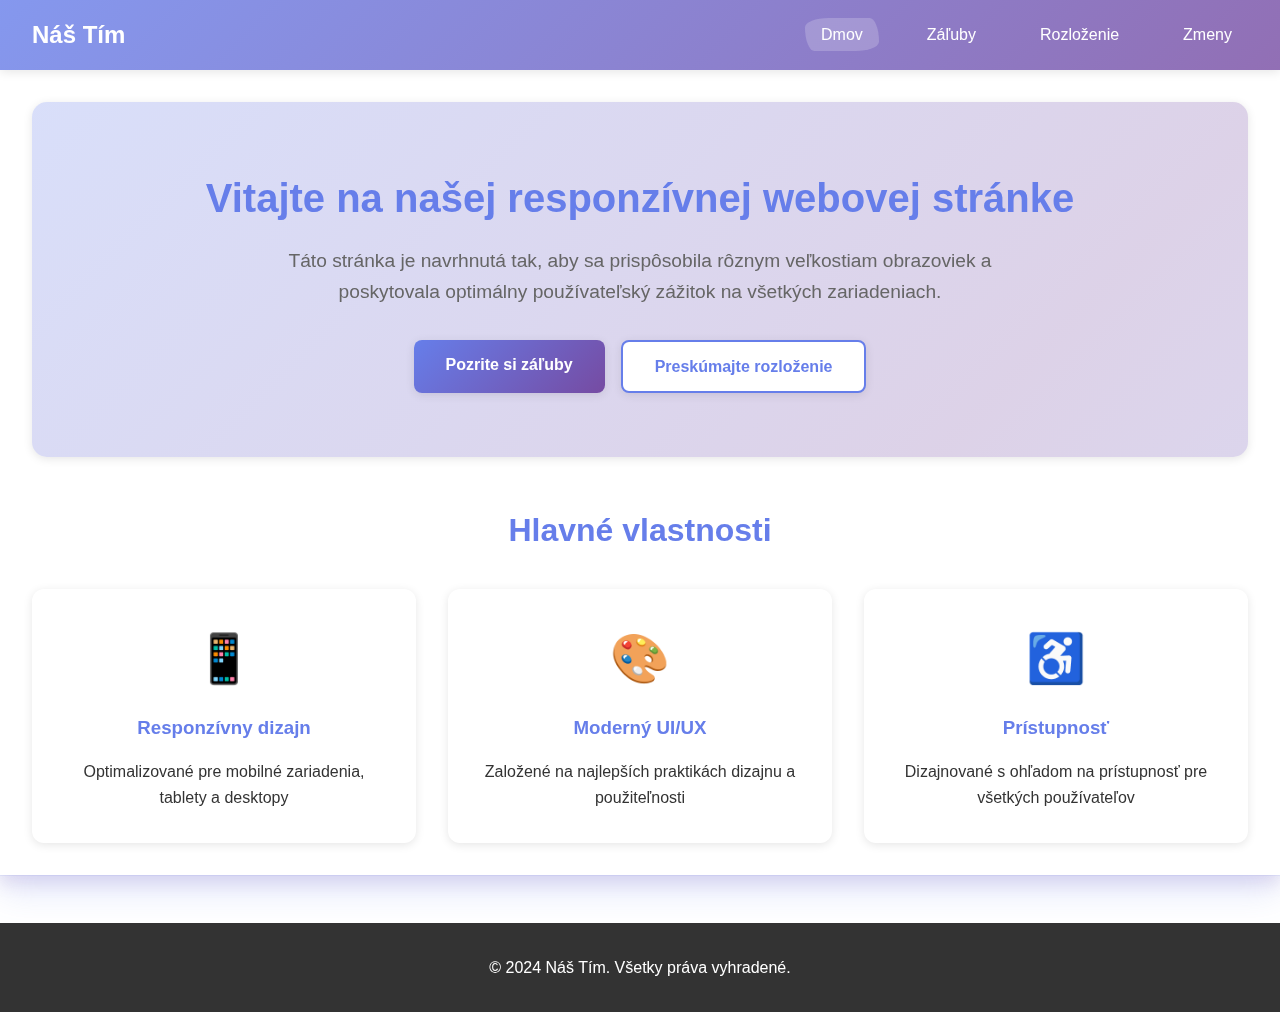
<file: project_wt/index.html>
<!DOCTYPE html>
<html lang="sk">
<head>
    <meta charset="UTF-8">
    <meta name="viewport" content="width=device-width, initial-scale=1.0">
    <title>Responzívna Webová Stránka - Domov</title>
    <link rel="stylesheet" href="styles/main.css">
    <script src="scripts/responsive-loader.js" defer></script>
</head>
<body>
    <header class="main-header">
        <nav class="navbar">
            <div class="nav-brand">
                <h1>Náš Tím</h1>
            </div>
            <ul class="nav-menu">
                <li><a href="index.html" class="nav-link active">Dmov</a></li>
                <li><a href="hobbies.html" class="nav-link">Záľuby</a></li>
                <li><a href="layout.html" class="nav-link">Rozloženie</a></li>
                <li><a href="changes.html" class="nav-link">Zmeny</a></li>
            </ul>
            <button class="nav-toggle" aria-label="Toggle navigation">
                <span></span>
                <span></span>
                <span></span>
            </button>
        </nav>
    </header>

    <main class="main-content">
        <section class="hero-section">
            <div class="hero-content">
                <h2>Vitajte na našej responzívnej webovej stránke</h2>
                <p>Táto stránka je navrhnutá tak, aby sa prispôsobila rôznym veľkostiam obrazoviek a poskytovala optimálny používateľský zážitok na všetkých zariadeniach.</p>
                <div class="hero-buttons">
                    <a href="hobbies.html" class="btn btn-primary">Pozrite si záľuby</a>
                    <a href="layout.html" class="btn btn-secondary">Preskúmajte rozloženie</a>
                </div>
            </div>
        </section>

        <section class="features-section">
            <h2>Hlavné vlastnosti</h2>
            <div class="features-grid">
                <div class="feature-card">
                    <div class="feature-icon">📱</div>
                    <h3>Responzívny dizajn</h3>
                    <p>Optimalizované pre mobilné zariadenia, tablety a desktopy</p>
                </div>
                <div class="feature-card">
                    <div class="feature-icon">🎨</div>
                    <h3>Moderný UI/UX</h3>
                    <p>Založené na najlepších praktikách dizajnu a použiteľnosti</p>
                </div>
                <div class="feature-card">
                    <div class="feature-icon">♿</div>
                    <h3>Prístupnosť</h3>
                    <p>Dizajnované s ohľadom na prístupnosť pre všetkých používateľov</p>
                </div>
            </div>
        </section>
    </main>

    <footer class="main-footer">
        <p>&copy; 2024 Náš Tím. Všetky práva vyhradené.</p>
    </footer>

    <script src="scripts/navigation.js"></script>
</body>
</html>
</file>
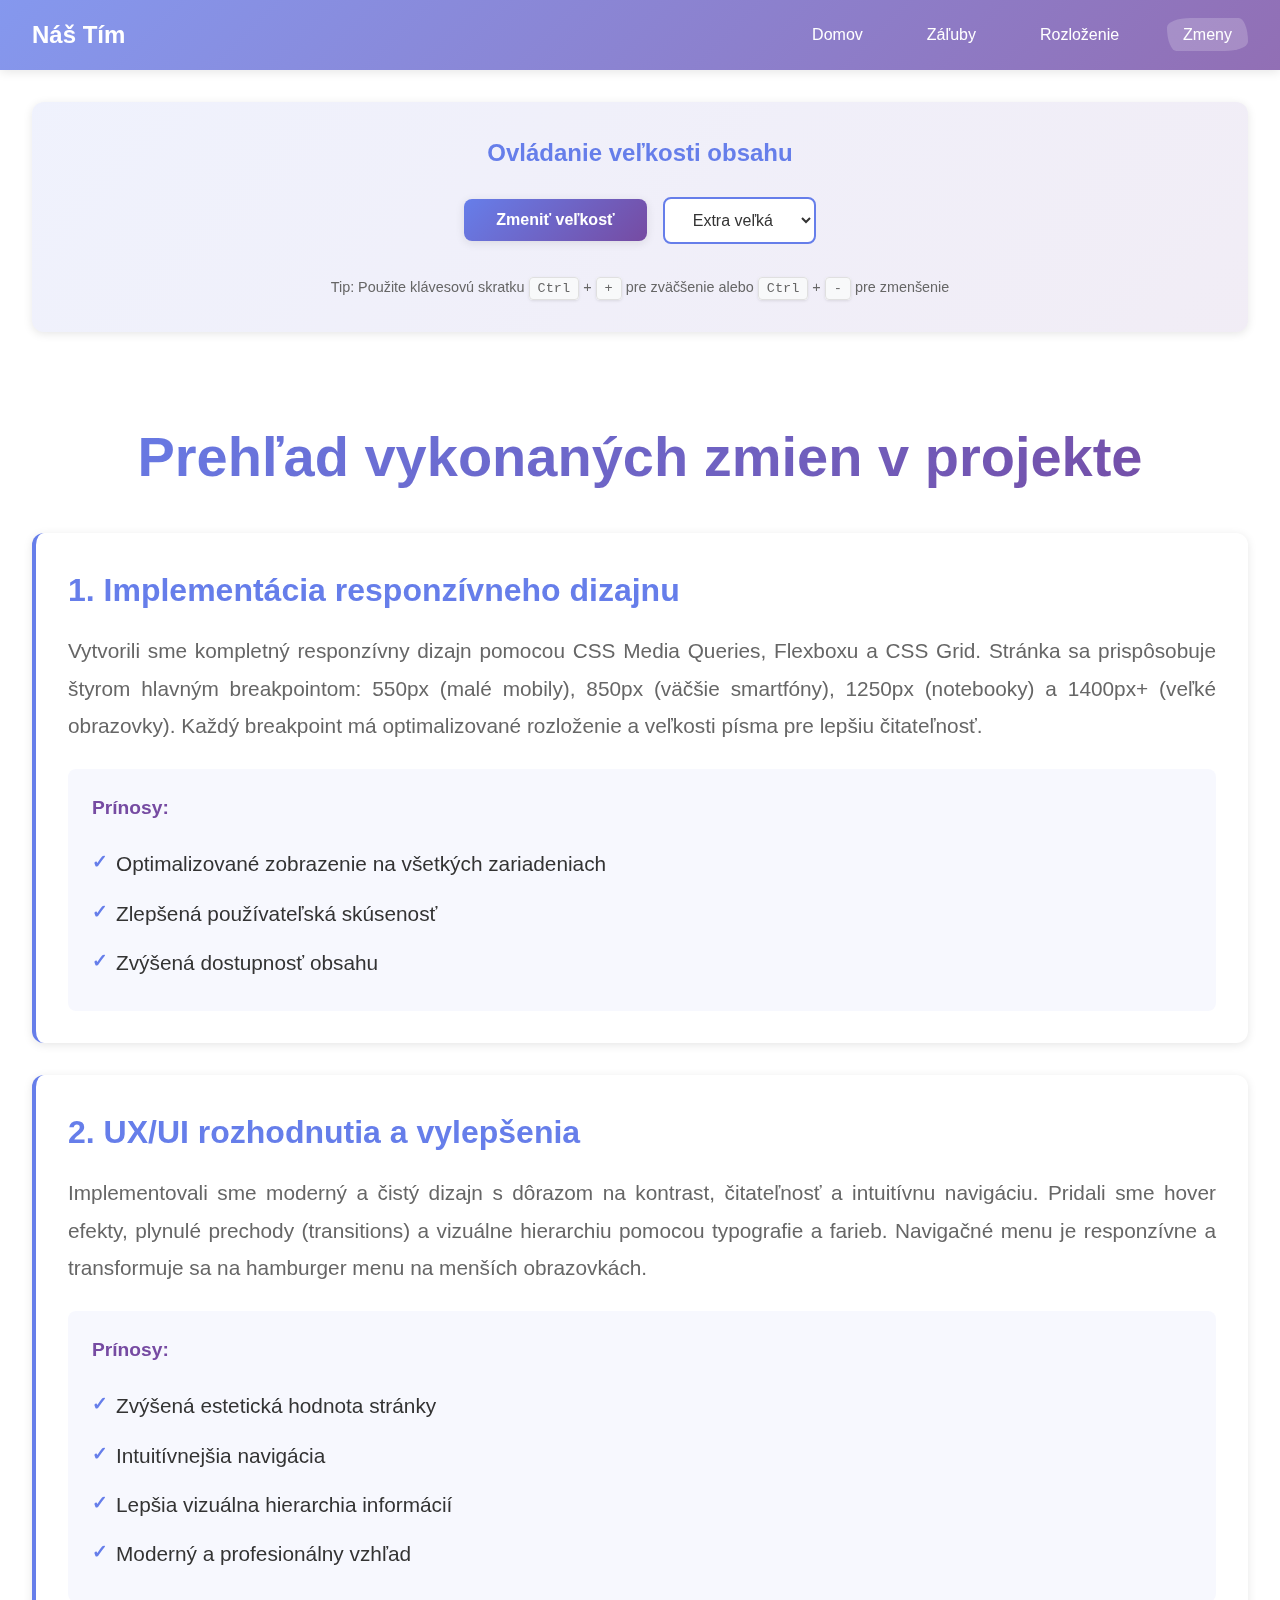
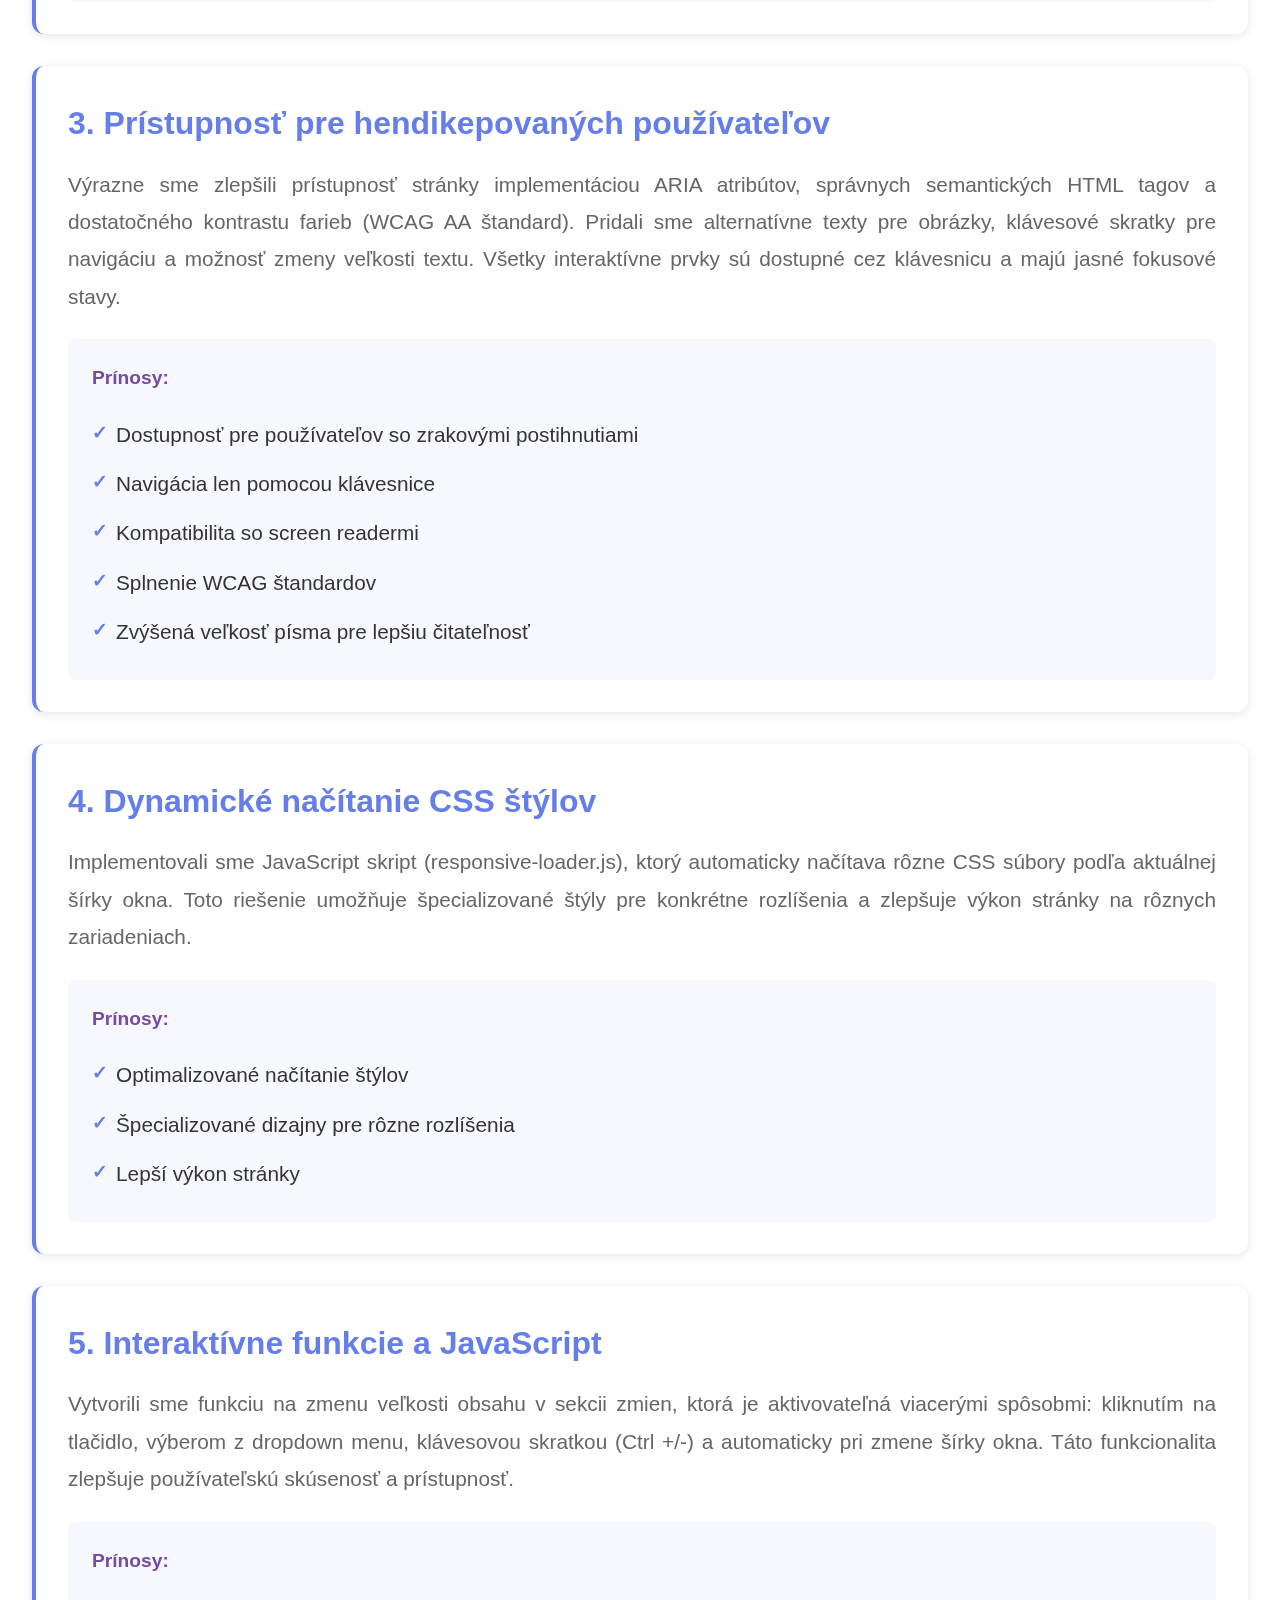
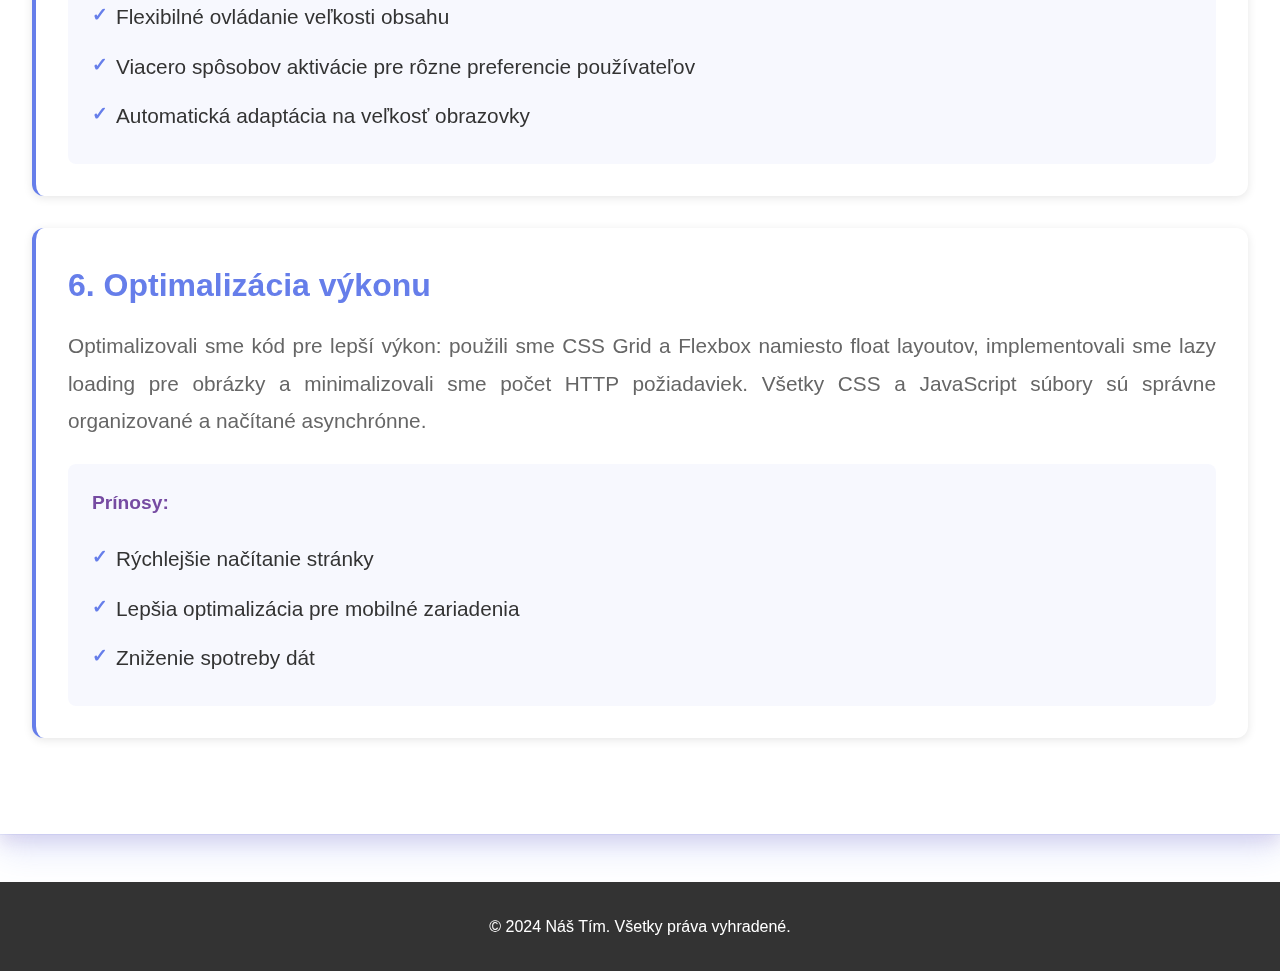
<file: project_wt/changes.html>
<!DOCTYPE html>
<html lang="sk">
<head>
    <meta charset="UTF-8">
    <meta name="viewport" content="width=device-width, initial-scale=1.0">
    <title>Zmeny v projekte</title>
    <link rel="stylesheet" href="styles/main.css">
    <link rel="stylesheet" href="styles/changes.css">
    <script src="scripts/responsive-loader.js" defer></script>
    <script src="scripts/ui.js" defer></script>
</head>
<body>
    <header class="main-header">
        <nav class="navbar">
            <div class="nav-brand">
                <h1>Náš Tím</h1>
            </div>
            <ul class="nav-menu">
                <li><a href="index.html" class="nav-link">Domov</a></li>
                <li><a href="hobbies.html" class="nav-link">Záľuby</a></li>
                <li><a href="layout.html" class="nav-link">Rozloženie</a></li>
                <li><a href="changes.html" class="nav-link active">Zmeny</a></li>
            </ul>
            <button class="nav-toggle" aria-label="Toggle navigation">
                <span></span>
                <span></span>
                <span></span>
            </button>
        </nav>
    </header>

    <main class="main-content">
        <section class="controls-section">
            <h2>Ovládanie veľkosti obsahu</h2>
            <div class="size-controls">
                <button id="sizeBtn" class="btn btn-primary" aria-label="Zmeniť veľkosť obsahu">Zmeniť veľkosť</button>
                <select id="sizeDropdown" class="size-select" aria-label="Výber veľkosti">
                    <option value="small">Malá</option>
                    <option value="medium" selected>Stredná</option>
                    <option value="large">Veľká</option>
                    <option value="xlarge">Extra veľká</option>
                </select>
                <div class="keyboard-hint">
                    <p>Tip: Použite klávesovú skratku <kbd>Ctrl</kbd> + <kbd>+</kbd> pre zväčšenie alebo <kbd>Ctrl</kbd> + <kbd>-</kbd> pre zmenšenie</p>
                </div>
            </div>
        </section>

        <section id="sekcia_zmena" class="sekcia_zmena">
            <h2>Prehľad vykonaných zmien v projekte</h2>

            <article class="change-item">
                <h3>1. Implementácia responzívneho dizajnu</h3>
                <p class="change-description">
                    Vytvorili sme kompletný responzívny dizajn pomocou CSS Media Queries, Flexboxu a CSS Grid. 
                    Stránka sa prispôsobuje štyrom hlavným breakpointom: 550px (malé mobily), 850px (väčšie smartfóny), 
                    1250px (notebooky) a 1400px+ (veľké obrazovky). Každý breakpoint má optimalizované rozloženie 
                    a veľkosti písma pre lepšiu čitateľnosť.
                </p>
                <div class="change-benefits">
                    <h4>Prínosy:</h4>
                    <ul>
                        <li>Optimalizované zobrazenie na všetkých zariadeniach</li>
                        <li>Zlepšená používateľská skúsenosť</li>
                        <li>Zvýšená dostupnosť obsahu</li>
                    </ul>
                </div>
            </article>

            <article class="change-item">
                <h3>2. UX/UI rozhodnutia a vylepšenia</h3>
                <p class="change-description">
                    Implementovali sme moderný a čistý dizajn s dôrazom na kontrast, čitateľnosť a intuitívnu navigáciu. 
                    Pridali sme hover efekty, plynulé prechody (transitions) a vizuálne hierarchiu pomocou typografie a farieb. 
                    Navigačné menu je responzívne a transformuje sa na hamburger menu na menších obrazovkách.
                </p>
                <div class="change-benefits">
                    <h4>Prínosy:</h4>
                    <ul>
                        <li>Zvýšená estetická hodnota stránky</li>
                        <li>Intuitívnejšia navigácia</li>
                        <li>Lepšia vizuálna hierarchia informácií</li>
                        <li>Moderný a profesionálny vzhľad</li>
                    </ul>
                </div>
            </article>

            <article class="change-item">
                <h3>3. Prístupnosť pre hendikepovaných používateľov</h3>
                <p class="change-description">
                    Výrazne sme zlepšili prístupnosť stránky implementáciou ARIA atribútov, správnych semantických HTML tagov 
                    a dostatočného kontrastu farieb (WCAG AA štandard). Pridali sme alternatívne texty pre obrázky, 
                    klávesové skratky pre navigáciu a možnosť zmeny veľkosti textu. Všetky interaktívne prvky sú dostupné 
                    cez klávesnicu a majú jasné fokusové stavy.
                </p>
                <div class="change-benefits">
                    <h4>Prínosy:</h4>
                    <ul>
                        <li>Dostupnosť pre používateľov so zrakovými postihnutiami</li>
                        <li>Navigácia len pomocou klávesnice</li>
                        <li>Kompatibilita so screen readermi</li>
                        <li>Splnenie WCAG štandardov</li>
                        <li>Zvýšená veľkosť písma pre lepšiu čitateľnosť</li>
                    </ul>
                </div>
            </article>

            <article class="change-item">
                <h3>4. Dynamické načítanie CSS štýlov</h3>
                <p class="change-description">
                    Implementovali sme JavaScript skript (responsive-loader.js), ktorý automaticky načítava rôzne CSS súbory 
                    podľa aktuálnej šírky okna. Toto riešenie umožňuje špecializované štýly pre konkrétne rozlíšenia a zlepšuje 
                    výkon stránky na rôznych zariadeniach.
                </p>
                <div class="change-benefits">
                    <h4>Prínosy:</h4>
                    <ul>
                        <li>Optimalizované načítanie štýlov</li>
                        <li>Špecializované dizajny pre rôzne rozlíšenia</li>
                        <li>Lepší výkon stránky</li>
                    </ul>
                </div>
            </article>

            <article class="change-item">
                <h3>5. Interaktívne funkcie a JavaScript</h3>
                <p class="change-description">
                    Vytvorili sme funkciu na zmenu veľkosti obsahu v sekcii zmien, ktorá je aktivovateľná viacerými spôsobmi: 
                    kliknutím na tlačidlo, výberom z dropdown menu, klávesovou skratkou (Ctrl +/-) a automaticky pri zmene 
                    šírky okna. Táto funkcionalita zlepšuje používateľskú skúsenosť a prístupnosť.
                </p>
                <div class="change-benefits">
                    <h4>Prínosy:</h4>
                    <ul>
                        <li>Flexibilné ovládanie veľkosti obsahu</li>
                        <li>Viacero spôsobov aktivácie pre rôzne preferencie používateľov</li>
                        <li>Automatická adaptácia na veľkosť obrazovky</li>
                    </ul>
                </div>
            </article>

            <article class="change-item">
                <h3>6. Optimalizácia výkonu</h3>
                <p class="change-description">
                    Optimalizovali sme kód pre lepší výkon: použili sme CSS Grid a Flexbox namiesto float layoutov, 
                    implementovali sme lazy loading pre obrázky a minimalizovali sme počet HTTP požiadaviek. 
                    Všetky CSS a JavaScript súbory sú správne organizované a načítané asynchrónne.
                </p>
                <div class="change-benefits">
                    <h4>Prínosy:</h4>
                    <ul>
                        <li>Rýchlejšie načítanie stránky</li>
                        <li>Lepšia optimalizácia pre mobilné zariadenia</li>
                        <li>Zniženie spotreby dát</li>
                    </ul>
                </div>
            </article>
        </section>
    </main>

    <footer class="main-footer">
        <p>&copy; 2024 Náš Tím. Všetky práva vyhradené.</p>
    </footer>

    <script src="scripts/navigation.js"></script>
</body>
</html>
</file>
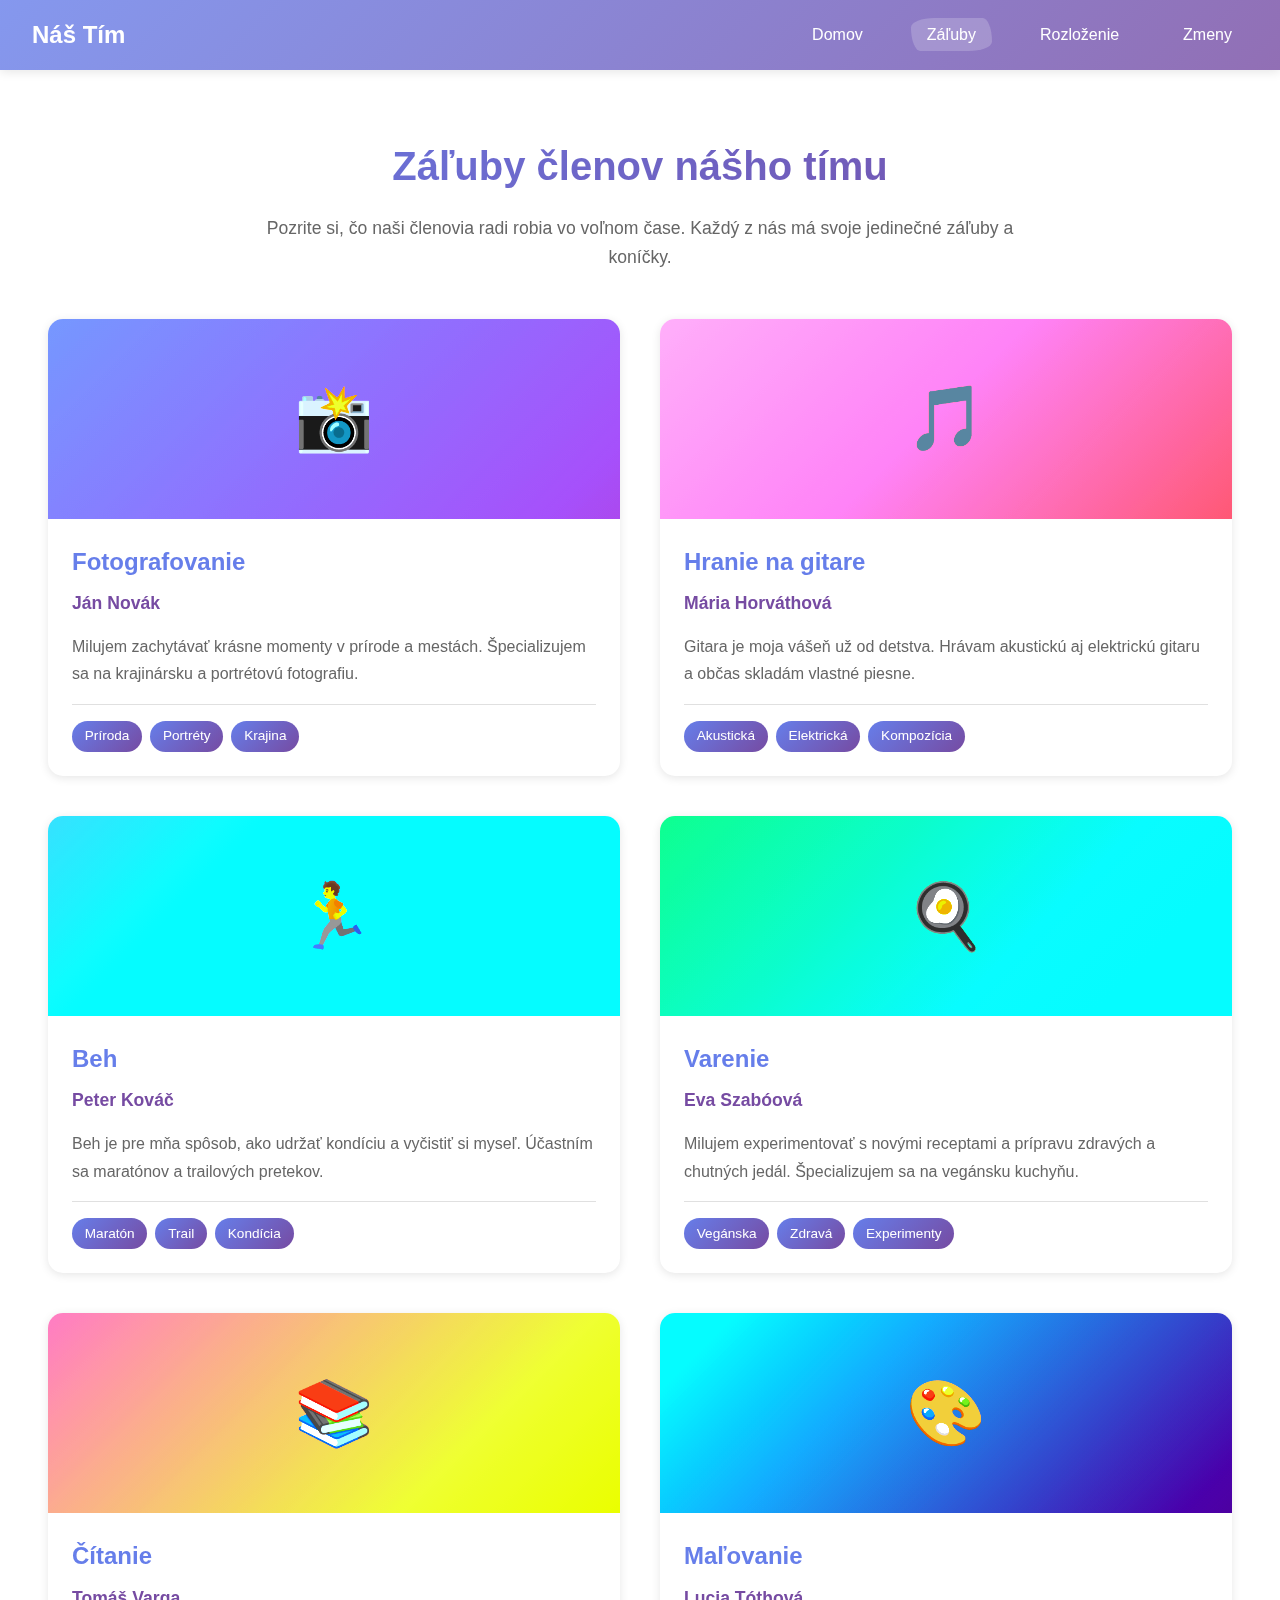
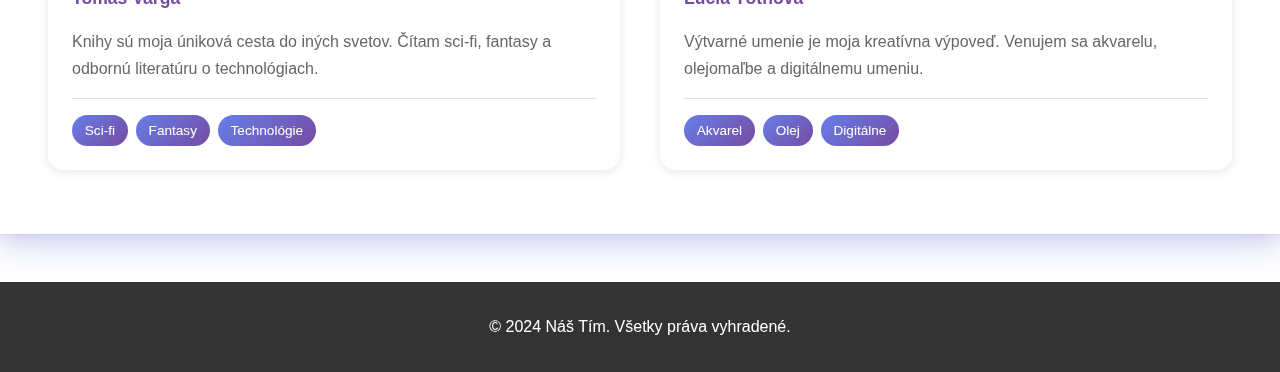
<file: project_wt/hobbies.html>
<!DOCTYPE html>
<html lang="sk">
<head>
    <meta charset="UTF-8">
    <meta name="viewport" content="width=device-width, initial-scale=1.0">
    <title>Záľuby členov tímu</title>
    <link rel="stylesheet" href="styles/main.css">
    <link rel="stylesheet" href="styles/hobbies.css">
    <script src="scripts/responsive-loader.js" defer></script>
</head>
<body>
    <header class="main-header">
        <nav class="navbar">
            <div class="nav-brand">
                <h1>Náš Tím</h1>
            </div>
            <ul class="nav-menu">
                <li><a href="index.html" class="nav-link">Domov</a></li>
                <li><a href="hobbies.html" class="nav-link active">Záľuby</a></li>
                <li><a href="layout.html" class="nav-link">Rozloženie</a></li>
                <li><a href="changes.html" class="nav-link">Zmeny</a></li>
            </ul>
            <button class="nav-toggle" aria-label="Toggle navigation">
                <span></span>
                <span></span>
                <span></span>
            </button>
        </nav>
    </header>

    <main class="main-content">
        <section class="hobbies-section">
            <h2>Záľuby členov nášho tímu</h2>
            <p class="section-intro">Pozrite si, čo naši členovia radi robia vo voľnom čase. Každý z nás má svoje jedinečné záľuby a koníčky.</p>
            
            <div class="hobbies-grid">
                <article class="hobby-card">
                    <div class="hobby-image">
                        <div class="image-placeholder" style="background: linear-gradient(135deg, #667eea 0%, #764ba2 100%);">
                            <span>📸</span>
                        </div>
                    </div>
                    <div class="hobby-content">
                        <h3>Fotografovanie</h3>
                        <p class="member-name">Ján Novák</p>
                        <p>Milujem zachytávať krásne momenty v prírode a mestách. Špecializujem sa na krajinársku a portrétovú fotografiu.</p>
                        <ul class="hobby-tags">
                            <li>Príroda</li>
                            <li>Portréty</li>
                            <li>Krajina</li>
                        </ul>
                    </div>
                </article>

                <article class="hobby-card">
                    <div class="hobby-image">
                        <div class="image-placeholder" style="background: linear-gradient(135deg, #f093fb 0%, #f5576c 100%);">
                            <span>🎵</span>
                        </div>
                    </div>
                    <div class="hobby-content">
                        <h3>Hranie na gitare</h3>
                        <p class="member-name">Mária Horváthová</p>
                        <p>Gitara je moja vášeň už od detstva. Hrávam akustickú aj elektrickú gitaru a občas skladám vlastné piesne.</p>
                        <ul class="hobby-tags">
                            <li>Akustická</li>
                            <li>Elektrická</li>
                            <li>Kompozícia</li>
                        </ul>
                    </div>
                </article>

                <article class="hobby-card">
                    <div class="hobby-image">
                        <div class="image-placeholder" style="background: linear-gradient(135deg, #4facfe 0%, #00f2fe 100%);">
                            <span>🏃</span>
                        </div>
                    </div>
                    <div class="hobby-content">
                        <h3>Beh</h3>
                        <p class="member-name">Peter Kováč</p>
                        <p>Beh je pre mňa spôsob, ako udržať kondíciu a vyčistiť si myseľ. Účastním sa maratónov a trailových pretekov.</p>
                        <ul class="hobby-tags">
                            <li>Maratón</li>
                            <li>Trail</li>
                            <li>Kondícia</li>
                        </ul>
                    </div>
                </article>

                <article class="hobby-card">
                    <div class="hobby-image">
                        <div class="image-placeholder" style="background: linear-gradient(135deg, #43e97b 0%, #38f9d7 100%);">
                            <span>🍳</span>
                        </div>
                    </div>
                    <div class="hobby-content">
                        <h3>Varenie</h3>
                        <p class="member-name">Eva Szabóová</p>
                        <p>Milujem experimentovať s novými receptami a prípravu zdravých a chutných jedál. Špecializujem sa na vegánsku kuchyňu.</p>
                        <ul class="hobby-tags">
                            <li>Vegánska</li>
                            <li>Zdravá</li>
                            <li>Experimenty</li>
                        </ul>
                    </div>
                </article>

                <article class="hobby-card">
                    <div class="hobby-image">
                        <div class="image-placeholder" style="background: linear-gradient(135deg, #fa709a 0%, #fee140 100%);">
                            <span>📚</span>
                        </div>
                    </div>
                    <div class="hobby-content">
                        <h3>Čítanie</h3>
                        <p class="member-name">Tomáš Varga</p>
                        <p>Knihy sú moja úniková cesta do iných svetov. Čítam sci-fi, fantasy a odbornú literatúru o technológiach.</p>
                        <ul class="hobby-tags">
                            <li>Sci-fi</li>
                            <li>Fantasy</li>
                            <li>Technológie</li>
                        </ul>
                    </div>
                </article>

                <article class="hobby-card">
                    <div class="hobby-image">
                        <div class="image-placeholder" style="background: linear-gradient(135deg, #30cfd0 0%, #330867 100%);">
                            <span>🎨</span>
                        </div>
                    </div>
                    <div class="hobby-content">
                        <h3>Maľovanie</h3>
                        <p class="member-name">Lucia Tóthová</p>
                        <p>Výtvarné umenie je moja kreatívna výpoveď. Venujem sa akvarelu, olejomaľbe a digitálnemu umeniu.</p>
                        <ul class="hobby-tags">
                            <li>Akvarel</li>
                            <li>Olej</li>
                            <li>Digitálne</li>
                        </ul>
                    </div>
                </article>
            </div>
        </section>
    </main>

    <footer class="main-footer">
        <p>&copy; 2024 Náš Tím. Všetky práva vyhradené.</p>
    </footer>

    <script src="scripts/navigation.js"></script>
</body>
</html>
</file>
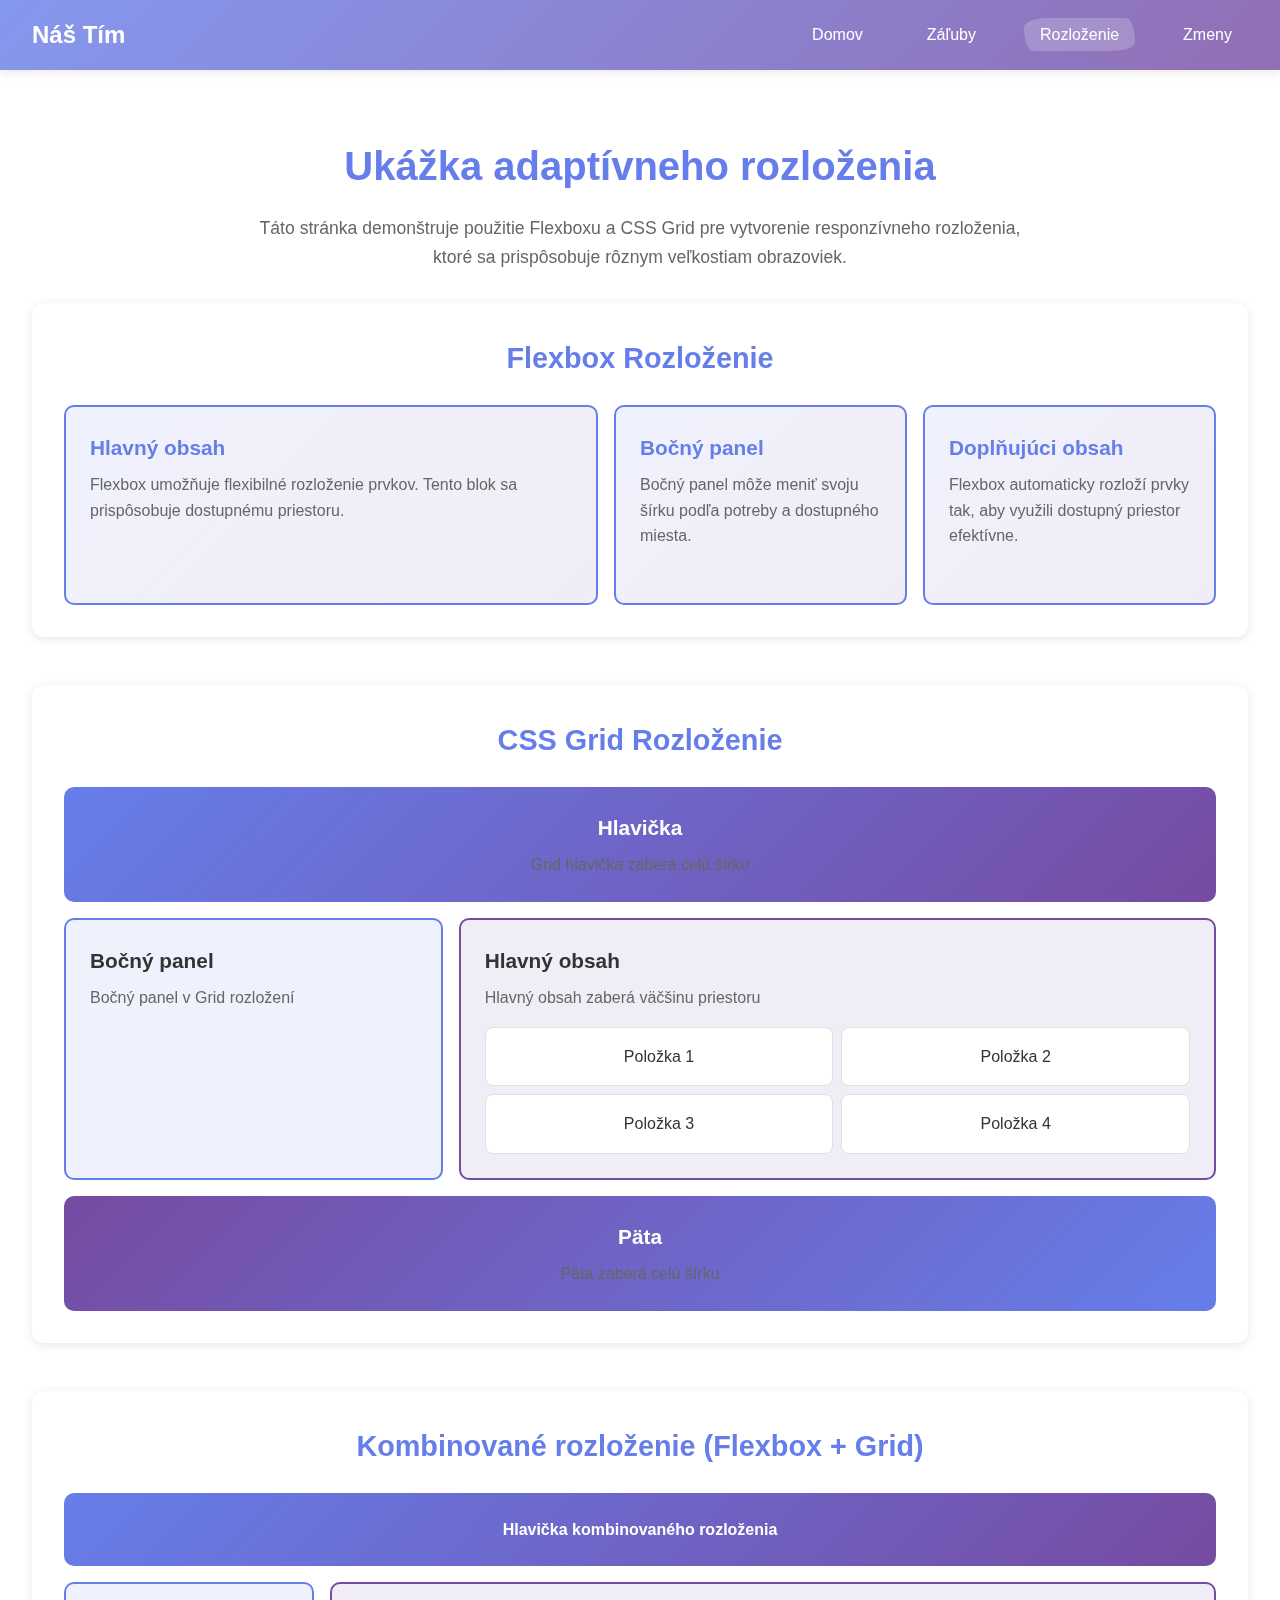
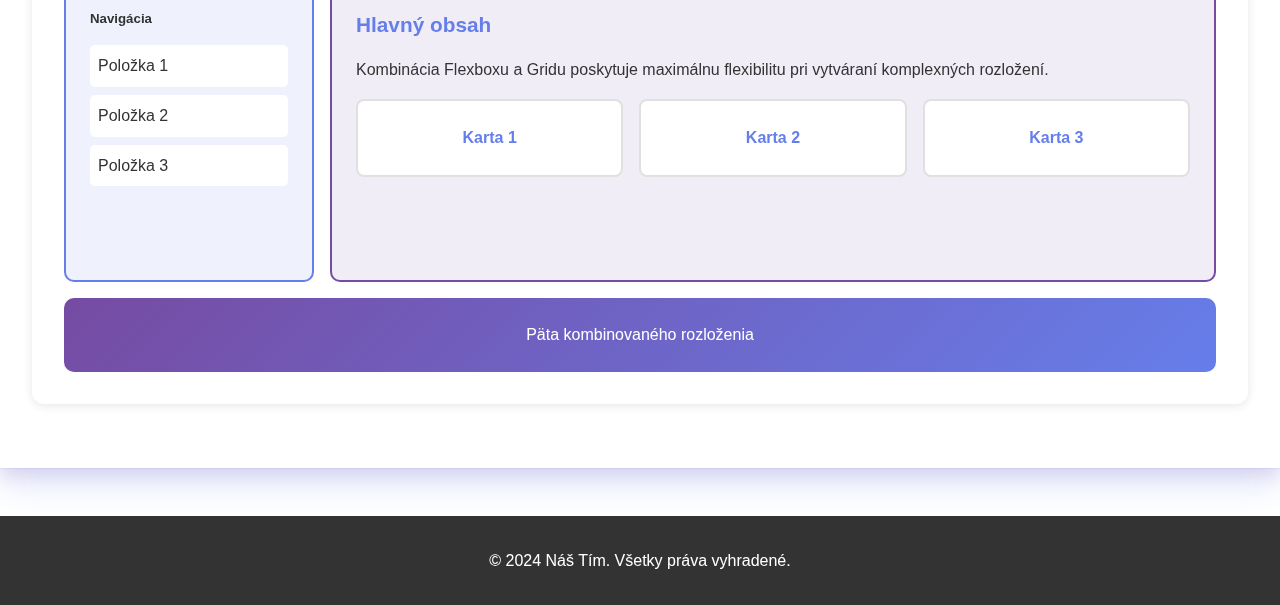
<file: project_wt/layout.html>
<!DOCTYPE html>
<html lang="sk">
<head>
    <meta charset="UTF-8">
    <meta name="viewport" content="width=device-width, initial-scale=1.0">
    <title>Rozloženie - Flexbox a Grid</title>
    <link rel="stylesheet" href="styles/main.css">
    <link rel="stylesheet" href="styles/layout.css">
    <script src="scripts/responsive-loader.js" defer></script>
</head>
<body>
    <header class="main-header">
        <nav class="navbar">
            <div class="nav-brand">
                <h1>Náš Tím</h1>
            </div>
            <ul class="nav-menu">
                <li><a href="index.html" class="nav-link">Domov</a></li>
                <li><a href="hobbies.html" class="nav-link">Záľuby</a></li>
                <li><a href="layout.html" class="nav-link active">Rozloženie</a></li>
                <li><a href="changes.html" class="nav-link">Zmeny</a></li>
            </ul>
            <button class="nav-toggle" aria-label="Toggle navigation">
                <span></span>
                <span></span>
                <span></span>
            </button>
        </nav>
    </header>

    <main class="main-content">
        <section class="layout-demo-section">
            <h2>Ukážka adaptívneho rozloženia</h2>
            <p class="section-intro">Táto stránka demonštruje použitie Flexboxu a CSS Grid pre vytvorenie responzívneho rozloženia, ktoré sa prispôsobuje rôznym veľkostiam obrazoviek.</p>

            <div class="layout-container">
                <!-- Flexbox Demo -->
                <div class="demo-section">
                    <h3>Flexbox Rozloženie</h3>
                    <div class="flexbox-demo">
                        <div class="flex-item item-1">
                            <h4>Hlavný obsah</h4>
                            <p>Flexbox umožňuje flexibilné rozloženie prvkov. Tento blok sa prispôsobuje dostupnému priestoru.</p>
                        </div>
                        <div class="flex-item item-2">
                            <h4>Bočný panel</h4>
                            <p>Bočný panel môže meniť svoju šírku podľa potreby a dostupného miesta.</p>
                        </div>
                        <div class="flex-item item-3">
                            <h4>Doplňujúci obsah</h4>
                            <p>Flexbox automaticky rozloží prvky tak, aby využili dostupný priestor efektívne.</p>
                        </div>
                    </div>
                </div>

                <!-- Grid Demo -->
                <div class="demo-section">
                    <h3>CSS Grid Rozloženie</h3>
                    <div class="grid-demo">
                        <div class="grid-item grid-header">
                            <h4>Hlavička</h4>
                            <p>Grid hlavička zaberá celú šírku</p>
                        </div>
                        <div class="grid-item grid-sidebar">
                            <h4>Bočný panel</h4>
                            <p>Bočný panel v Grid rozložení</p>
                        </div>
                        <div class="grid-item grid-main">
                            <h4>Hlavný obsah</h4>
                            <p>Hlavný obsah zaberá väčšinu priestoru</p>
                            <div class="nested-grid">
                                <div class="nested-item">Položka 1</div>
                                <div class="nested-item">Položka 2</div>
                                <div class="nested-item">Položka 3</div>
                                <div class="nested-item">Položka 4</div>
                            </div>
                        </div>
                        <div class="grid-item grid-footer">
                            <h4>Päta</h4>
                            <p>Päta zaberá celú šírku</p>
                        </div>
                    </div>
                </div>

                <!-- Combined Demo -->
                <div class="demo-section">
                    <h3>Kombinované rozloženie (Flexbox + Grid)</h3>
                    <div class="combined-demo">
                        <div class="combined-header">
                            <h4>Hlavička kombinovaného rozloženia</h4>
                        </div>
                        <div class="combined-content">
                            <div class="combined-sidebar">
                                <h5>Navigácia</h5>
                                <ul>
                                    <li>Položka 1</li>
                                    <li>Položka 2</li>
                                    <li>Položka 3</li>
                                </ul>
                            </div>
                            <div class="combined-main">
                                <h5>Hlavný obsah</h5>
                                <p>Kombinácia Flexboxu a Gridu poskytuje maximálnu flexibilitu pri vytváraní komplexných rozložení.</p>
                                <div class="card-grid">
                                    <div class="card">Karta 1</div>
                                    <div class="card">Karta 2</div>
                                    <div class="card">Karta 3</div>
                                </div>
                            </div>
                        </div>
                        <div class="combined-footer">
                            <p>Päta kombinovaného rozloženia</p>
                        </div>
                    </div>
                </div>
            </div>
        </section>
    </main>

    <footer class="main-footer">
        <p>&copy; 2024 Náš Tím. Všetky práva vyhradené.</p>
    </footer>

    <script src="scripts/navigation.js"></script>
</body>
</html>
</file>
<file: project_wt/styles/changes.css>
/* Changes page specific styles */
.controls-section {
    background: linear-gradient(135deg, rgba(102, 126, 234, 0.1) 0%, rgba(118, 75, 162, 0.1) 100%);
    padding: 2rem;
    border-radius: 12px;
    margin-bottom: 3rem;
    box-shadow: var(--shadow);
}

.controls-section h2 {
    text-align: center;
    color: var(--primary-color);
    margin-bottom: 1.5rem;
}

.size-controls {
    display: flex;
    flex-wrap: wrap;
    gap: 1rem;
    justify-content: center;
    align-items: center;
}

.size-select {
    padding: 0.75rem 1.5rem;
    border: 2px solid var(--primary-color);
    border-radius: 8px;
    font-size: 1rem;
    background: white;
    color: var(--text-color);
    cursor: pointer;
    transition: var(--transition);
}

.size-select:hover,
.size-select:focus {
    background: var(--primary-color);
    color: white;
    outline: none;
}

.keyboard-hint {
    width: 100%;
    text-align: center;
    margin-top: 1rem;
    color: var(--text-light);
    font-size: 0.9rem;
}

.keyboard-hint kbd {
    background: var(--bg-light);
    padding: 0.2rem 0.5rem;
    border-radius: 4px;
    border: 1px solid var(--border-color);
    font-family: monospace;
    font-size: 0.85rem;
    box-shadow: 0 1px 3px rgba(0, 0, 0, 0.1);
}

/* Sekcia zmena - base styles */
.sekcia_zmena {
    padding: 2rem 0;
    transition: var(--transition);
}

.sekcia_zmena h2 {
    text-align: center;
    font-size: 2.5rem;
    margin-bottom: 2rem;
    color: var(--primary-color);
    background: linear-gradient(135deg, var(--primary-color) 0%, var(--secondary-color) 100%);
    -webkit-background-clip: text;
    -webkit-text-fill-color: transparent;
    background-clip: text;
}

/* Size variants */
.sekcia_zmena.size-small {
    font-size: 0.9rem;
}

.sekcia_zmena.size-small h2 {
    font-size: 2rem;
}

.sekcia_zmena.size-small h3 {
    font-size: 1.3rem;
}

.sekcia_zmena.size-medium {
    font-size: 1rem;
}

.sekcia_zmena.size-large {
    font-size: 1.15rem;
}

.sekcia_zmena.size-large h2 {
    font-size: 3rem;
}

.sekcia_zmena.size-large h3 {
    font-size: 1.8rem;
}

.sekcia_zmena.size-xlarge {
    font-size: 1.3rem;
}

.sekcia_zmena.size-xlarge h2 {
    font-size: 3.5rem;
}

.sekcia_zmena.size-xlarge h3 {
    font-size: 2rem;
}

/* Change items */
.change-item {
    background: white;
    padding: 2rem;
    border-radius: 12px;
    margin-bottom: 2rem;
    box-shadow: var(--shadow);
    transition: var(--transition);
    border-left: 4px solid var(--primary-color);
}

.change-item:hover {
    transform: translateX(5px);
    box-shadow: var(--shadow-hover);
}

.change-item h3 {
    color: var(--primary-color);
    margin-bottom: 1rem;
    font-size: 1.5rem;
}

.change-description {
    color: var(--text-light);
    line-height: 1.8;
    margin-bottom: 1.5rem;
    text-align: justify;
}

.change-benefits {
    background: rgba(102, 126, 234, 0.05);
    padding: 1.5rem;
    border-radius: 8px;
    margin-top: 1rem;
}

.change-benefits h4 {
    color: var(--secondary-color);
    margin-bottom: 1rem;
    font-size: 1.2rem;
}

.change-benefits ul {
    list-style: none;
    padding-left: 0;
}

.change-benefits li {
    padding: 0.5rem 0;
    padding-left: 1.5rem;
    position: relative;
    color: var(--text-color);
    line-height: 1.6;
}

.change-benefits li::before {
    content: "✓";
    position: absolute;
    left: 0;
    color: var(--primary-color);
    font-weight: bold;
    font-size: 1.2rem;
}

/* Responsive adjustments */
@media (max-width: 550px) {
    .sekcia_zmena {
        padding: 1rem 0;
    }

    .sekcia_zmena h2 {
        font-size: 1.8rem;
    }

    .change-item {
        padding: 1.5rem;
    }

    .controls-section {
        padding: 1.5rem;
    }

    .size-controls {
        flex-direction: column;
    }
}

@media (min-width: 551px) and (max-width: 850px) {
    .change-item {
        padding: 1.75rem;
    }
}
</file>
<file: project_wt/styles/hobbies.css>
/* Hobbies page specific styles */
.hobbies-section {
    padding: 2rem 0;
}

.hobbies-section h2 {
    text-align: center;
    font-size: 2.5rem;
    margin-bottom: 1rem;
    color: var(--primary-color);
    background: linear-gradient(135deg, var(--primary-color) 0%, var(--secondary-color) 100%);
    -webkit-background-clip: text;
    -webkit-text-fill-color: transparent;
    background-clip: text;
}

/* Responsive Grid Layout */
.hobbies-grid {
    display: grid;
    grid-template-columns: repeat(auto-fit, minmax(300px, 1fr));
    gap: 2rem;
    margin-top: 3rem;
    padding: 0 1rem;
}

.hobby-card {
    background: white;
    border-radius: 15px;
    overflow: hidden;
    box-shadow: var(--shadow);
    transition: var(--transition);
    display: flex;
    flex-direction: column;
}

.hobby-card:hover {
    transform: translateY(-8px) scale(1.02);
    box-shadow: var(--shadow-hover);
}

.hobby-image {
    width: 100%;
    height: 200px;
    overflow: hidden;
}

.image-placeholder {
    width: 100%;
    height: 100%;
    display: flex;
    align-items: center;
    justify-content: center;
    font-size: 4rem;
    transition: var(--transition);
}

.hobby-card:hover .image-placeholder {
    transform: scale(1.1);
}

.hobby-content {
    padding: 1.5rem;
    flex: 1;
    display: flex;
    flex-direction: column;
}

.hobby-content h3 {
    font-size: 1.5rem;
    margin-bottom: 0.5rem;
    color: var(--primary-color);
}

.member-name {
    font-weight: 600;
    color: var(--secondary-color);
    margin-bottom: 1rem;
    font-size: 1.1rem;
}

.hobby-content p:not(.member-name) {
    color: var(--text-light);
    margin-bottom: 1rem;
    flex: 1;
    line-height: 1.7;
}

.hobby-tags {
    display: flex;
    flex-wrap: wrap;
    gap: 0.5rem;
    list-style: none;
    margin-top: auto;
    padding-top: 1rem;
    border-top: 1px solid var(--border-color);
}

.hobby-tags li {
    background: linear-gradient(135deg, var(--primary-color) 0%, var(--secondary-color) 100%);
    color: white;
    padding: 0.3rem 0.8rem;
    border-radius: 20px;
    font-size: 0.85rem;
    font-weight: 500;
    transition: var(--transition);
}

.hobby-tags li:hover {
    transform: scale(1.1);
    box-shadow: 0 2px 8px rgba(102, 126, 234, 0.3);
}

/* Responsive adjustments */
@media (max-width: 550px) {
    .hobbies-grid {
        grid-template-columns: 1fr;
        gap: 1.5rem;
        padding: 0;
    }

    .hobbies-section h2 {
        font-size: 2rem;
    }

    .hobby-image {
        height: 150px;
    }

    .image-placeholder {
        font-size: 3rem;
    }
}

@media (min-width: 551px) and (max-width: 850px) {
    .hobbies-grid {
        grid-template-columns: repeat(2, 1fr);
        gap: 1.5rem;
    }

    .hobby-image {
        height: 180px;
    }
}

@media (min-width: 851px) and (max-width: 1250px) {
    .hobbies-grid {
        grid-template-columns: repeat(2, 1fr);
    }
}

@media (min-width: 1251px) {
    .hobbies-grid {
        grid-template-columns: repeat(3, 1fr);
    }
}
</file>
<file: project_wt/styles/layout.css>
/* Layout page specific styles */
.layout-demo-section {
    padding: 2rem 0;
}

.layout-demo-section h2 {
    text-align: center;
    font-size: 2.5rem;
    margin-bottom: 1rem;
    color: var(--primary-color);
}

.layout-container {
    display: flex;
    flex-direction: column;
    gap: 3rem;
    margin-top: 2rem;
}

.demo-section {
    background: white;
    padding: 2rem;
    border-radius: 12px;
    box-shadow: var(--shadow);
}

.demo-section h3 {
    color: var(--primary-color);
    margin-bottom: 1.5rem;
    font-size: 1.8rem;
    text-align: center;
}

/* Flexbox Demo */
.flexbox-demo {
    display: flex;
    gap: 1rem;
    flex-wrap: wrap;
    min-height: 200px;
}

.flex-item {
    flex: 1;
    min-width: 200px;
    padding: 1.5rem;
    background: linear-gradient(135deg, rgba(102, 126, 234, 0.1) 0%, rgba(118, 75, 162, 0.1) 100%);
    border-radius: 10px;
    border: 2px solid var(--primary-color);
    transition: var(--transition);
}

.flex-item:hover {
    transform: translateY(-5px);
    box-shadow: var(--shadow);
}

.flex-item h4 {
    color: var(--primary-color);
    margin-bottom: 0.5rem;
    font-size: 1.3rem;
}

.flex-item p {
    color: var(--text-light);
    line-height: 1.6;
}

.item-1 {
    flex: 2;
}

.item-2 {
    flex: 1;
}

.item-3 {
    flex: 1;
}

/* Grid Demo */
.grid-demo {
    display: grid;
    grid-template-columns: 1fr 2fr;
    grid-template-rows: auto 1fr auto;
    grid-template-areas:
        "header header"
        "sidebar main"
        "footer footer";
    gap: 1rem;
    min-height: 400px;
}

.grid-header {
    grid-area: header;
    background: linear-gradient(135deg, var(--primary-color) 0%, var(--secondary-color) 100%);
    color: white;
    padding: 1.5rem;
    border-radius: 10px;
    text-align: center;
}

.grid-sidebar {
    grid-area: sidebar;
    background: rgba(102, 126, 234, 0.1);
    padding: 1.5rem;
    border-radius: 10px;
    border: 2px solid var(--primary-color);
}

.grid-main {
    grid-area: main;
    background: rgba(118, 75, 162, 0.1);
    padding: 1.5rem;
    border-radius: 10px;
    border: 2px solid var(--secondary-color);
}

.grid-footer {
    grid-area: footer;
    background: linear-gradient(135deg, var(--secondary-color) 0%, var(--primary-color) 100%);
    color: white;
    padding: 1.5rem;
    border-radius: 10px;
    text-align: center;
}

.grid-item h4 {
    margin-bottom: 0.5rem;
    font-size: 1.3rem;
}

.grid-item p {
    color: var(--text-light);
    line-height: 1.6;
}

/* Nested Grid */
.nested-grid {
    display: grid;
    grid-template-columns: repeat(2, 1fr);
    gap: 0.5rem;
    margin-top: 1rem;
}

.nested-item {
    background: white;
    padding: 1rem;
    border-radius: 8px;
    text-align: center;
    border: 1px solid var(--border-color);
    transition: var(--transition);
}

.nested-item:hover {
    background: var(--primary-color);
    color: white;
    transform: scale(1.05);
}

/* Combined Demo */
.combined-demo {
    display: grid;
    grid-template-rows: auto 1fr auto;
    gap: 1rem;
    min-height: 400px;
}

.combined-header {
    background: linear-gradient(135deg, var(--primary-color) 0%, var(--secondary-color) 100%);
    color: white;
    padding: 1.5rem;
    border-radius: 10px;
    text-align: center;
}

.combined-content {
    display: flex;
    gap: 1rem;
    min-height: 300px;
}

.combined-sidebar {
    flex: 0 0 250px;
    background: rgba(102, 126, 234, 0.1);
    padding: 1.5rem;
    border-radius: 10px;
    border: 2px solid var(--primary-color);
}

.combined-sidebar ul {
    list-style: none;
    margin-top: 1rem;
}

.combined-sidebar li {
    padding: 0.5rem;
    margin-bottom: 0.5rem;
    background: white;
    border-radius: 5px;
    transition: var(--transition);
    cursor: pointer;
}

.combined-sidebar li:hover {
    background: var(--primary-color);
    color: white;
    transform: translateX(5px);
}

.combined-main {
    flex: 1;
    background: rgba(118, 75, 162, 0.1);
    padding: 1.5rem;
    border-radius: 10px;
    border: 2px solid var(--secondary-color);
}

.combined-main h5 {
    color: var(--primary-color);
    margin-bottom: 1rem;
    font-size: 1.3rem;
}

.card-grid {
    display: grid;
    grid-template-columns: repeat(auto-fit, minmax(150px, 1fr));
    gap: 1rem;
    margin-top: 1rem;
}

.card {
    background: white;
    padding: 1.5rem;
    border-radius: 8px;
    text-align: center;
    border: 2px solid var(--border-color);
    transition: var(--transition);
    font-weight: 600;
    color: var(--primary-color);
}

.card:hover {
    background: var(--primary-color);
    color: white;
    transform: translateY(-5px);
    box-shadow: var(--shadow);
}

.combined-footer {
    background: linear-gradient(135deg, var(--secondary-color) 0%, var(--primary-color) 100%);
    color: white;
    padding: 1.5rem;
    border-radius: 10px;
    text-align: center;
}

/* Responsive adjustments */
@media (max-width: 550px) {
    .flexbox-demo {
        flex-direction: column;
    }

    .flex-item {
        min-width: 100%;
    }

    .grid-demo {
        grid-template-columns: 1fr;
        grid-template-areas:
            "header"
            "main"
            "sidebar"
            "footer";
    }

    .combined-content {
        flex-direction: column;
    }

    .combined-sidebar {
        flex: 1;
    }

    .nested-grid {
        grid-template-columns: 1fr;
    }

    .card-grid {
        grid-template-columns: 1fr;
    }
}

@media (min-width: 551px) and (max-width: 850px) {
    .flexbox-demo {
        flex-direction: column;
    }

    .grid-demo {
        grid-template-columns: 1fr;
        grid-template-areas:
            "header"
            "sidebar"
            "main"
            "footer";
    }

    .combined-content {
        flex-direction: column;
    }
}

@media (min-width: 851px) and (max-width: 1250px) {
    .flexbox-demo {
        flex-wrap: wrap;
    }

    .item-1 {
        flex: 1 1 100%;
    }

    .grid-demo {
        grid-template-columns: 1fr 1.5fr;
    }
}
</file>
<file: project_wt/styles/main.css>
/* Reset a základné štýly */
* {
    margin: 0;
    padding: 0;
    box-sizing: border-box;
}

:root {
    --primary-color: #667eea;
    --secondary-color: #764ba2;
    --text-color: #333;
    --text-light: #666;
    --bg-color: #ffffff;
    --bg-light: #f8f9fa;
    --border-color: #e0e0e0;
    --shadow: 0 2px 10px rgba(0, 0, 0, 0.1);
    --shadow-hover: 0 4px 20px rgba(0, 0, 0, 0.15);
    --transition: all 0.3s ease;
}

body {
    font-family: 'Segoe UI', Tahoma, Geneva, Verdana, sans-serif;
    line-height: 1.6;
    color: var(--text-color);
    background-color: var(--bg-color);
    min-height: 100vh;
    display: flex;
    flex-direction: column;
}

/* Header a navigácia */
.main-header {
    background: linear-gradient(135deg, var(--primary-color) 0%, var(--secondary-color) 100%);
    color: white;
    padding: 1rem 0;
    box-shadow: var(--shadow);
    position: sticky;
    top: 0;
    z-index: 1000;
}

.navbar {
    max-width: 1400px;
    margin: 0 auto;
    padding: 0 2rem;
    display: flex;
    justify-content: space-between;
    align-items: center;
    flex-wrap: wrap;
}

.nav-brand h1 {
    font-size: 1.5rem;
    font-weight: 700;
}

.nav-menu {
    display: flex;
    list-style: none;
    gap: 2rem;
    flex-wrap: wrap;
}

.nav-link {
    color: white;
    text-decoration: none;
    font-weight: 500;
    transition: var(--transition);
    padding: 0.5rem 1rem;
    border-radius: 5px;
    position: relative;
}

.nav-link:hover,
.nav-link.active {
    background-color: rgba(255, 255, 255, 0.2);
    transform: translateY(-2px);
}

.nav-toggle {
    display: none;
    flex-direction: column;
    background: transparent;
    border: none;
    cursor: pointer;
    padding: 0.5rem;
    gap: 4px;
}

.nav-toggle span {
    width: 25px;
    height: 3px;
    background: white;
    border-radius: 3px;
    transition: var(--transition);
}

/* Main content */
.main-content {
    flex: 1;
    max-width: 1400px;
    width: 100%;
    margin: 0 auto;
    padding: 2rem;
}

/* Hero section */
.hero-section {
    background: linear-gradient(135deg, rgba(102, 126, 234, 0.1) 0%, rgba(118, 75, 162, 0.1) 100%);
    border-radius: 15px;
    padding: 4rem 2rem;
    text-align: center;
    margin-bottom: 3rem;
    box-shadow: var(--shadow);
}

.hero-content h2 {
    font-size: 2.5rem;
    margin-bottom: 1rem;
    color: var(--primary-color);
}

.hero-content p {
    font-size: 1.2rem;
    color: var(--text-light);
    margin-bottom: 2rem;
    max-width: 800px;
    margin-left: auto;
    margin-right: auto;
}

.hero-buttons {
    display: flex;
    gap: 1rem;
    justify-content: center;
    flex-wrap: wrap;
}

.btn {
    padding: 0.75rem 2rem;
    border: none;
    border-radius: 8px;
    font-size: 1rem;
    font-weight: 600;
    cursor: pointer;
    text-decoration: none;
    display: inline-block;
    transition: var(--transition);
    box-shadow: var(--shadow);
}

.btn-primary {
    background: linear-gradient(135deg, var(--primary-color) 0%, var(--secondary-color) 100%);
    color: white;
}

.btn-primary:hover {
    transform: translateY(-3px);
    box-shadow: var(--shadow-hover);
}

.btn-secondary {
    background: white;
    color: var(--primary-color);
    border: 2px solid var(--primary-color);
}

.btn-secondary:hover {
    background: var(--primary-color);
    color: white;
    transform: translateY(-3px);
}

/* Features section */
.features-section {
    margin-top: 3rem;
}

.features-section h2 {
    text-align: center;
    font-size: 2rem;
    margin-bottom: 2rem;
    color: var(--primary-color);
}

.features-grid {
    display: grid;
    grid-template-columns: repeat(auto-fit, minmax(250px, 1fr));
    gap: 2rem;
    margin-top: 2rem;
}

.feature-card {
    background: white;
    padding: 2rem;
    border-radius: 12px;
    text-align: center;
    box-shadow: var(--shadow);
    transition: var(--transition);
}

.feature-card:hover {
    transform: translateY(-5px);
    box-shadow: var(--shadow-hover);
}

.feature-icon {
    font-size: 3rem;
    margin-bottom: 1rem;
}

.feature-card h3 {
    color: var(--primary-color);
    margin-bottom: 1rem;
}

/* Footer */
.main-footer {
    background: var(--text-color);
    color: white;
    text-align: center;
    padding: 2rem;
    margin-top: 3rem;
}

/* Section intro */
.section-intro {
    text-align: center;
    font-size: 1.1rem;
    color: var(--text-light);
    margin-bottom: 2rem;
    max-width: 800px;
    margin-left: auto;
    margin-right: auto;
}

/* Responsive design - Media Queries */
@media (max-width: 550px) {
    .main-content {
        padding: 1rem;
    }

    .hero-content h2 {
        font-size: 1.8rem;
    }

    .hero-content p {
        font-size: 1rem;
    }

    .hero-section {
        padding: 2rem 1rem;
    }

    .nav-menu {
        display: none;
        width: 100%;
        flex-direction: column;
        gap: 0;
        margin-top: 1rem;
    }

    .nav-menu.active {
        display: flex;
    }

    .nav-toggle {
        display: flex;
    }

    .navbar {
        padding: 0 1rem;
    }

    .features-grid {
        grid-template-columns: 1fr;
    }
}

@media (min-width: 551px) and (max-width: 850px) {
    .main-content {
        padding: 1.5rem;
    }

    .hero-content h2 {
        font-size: 2rem;
    }

    .features-grid {
        grid-template-columns: repeat(2, 1fr);
    }
}

@media (min-width: 851px) and (max-width: 1250px) {
    .features-grid {
        grid-template-columns: repeat(3, 1fr);
    }
}

@media (min-width: 1251px) and (max-width: 1400px) {
    .features-grid {
        grid-template-columns: repeat(3, 1fr);
    }
}

@media (min-width: 1400px) {
    .features-grid {
        grid-template-columns: repeat(3, 1fr);
    }
}
</file>
